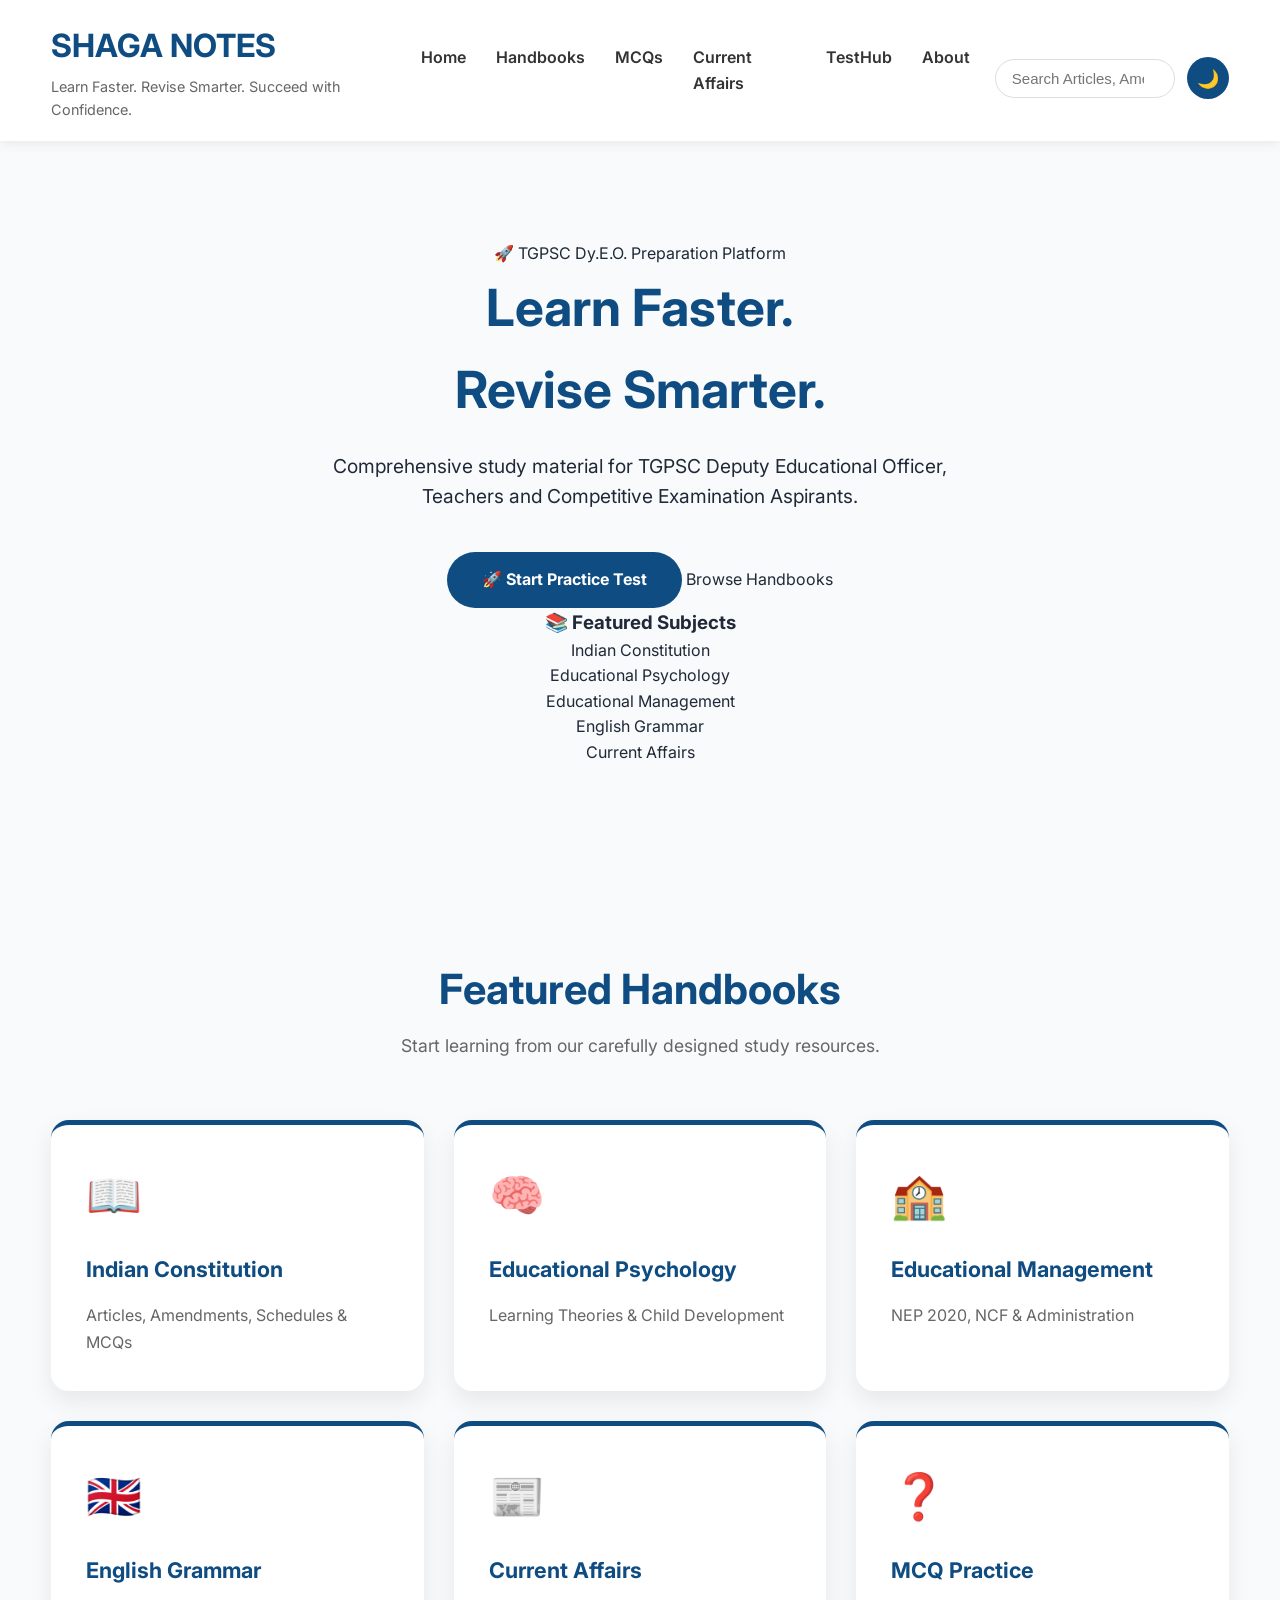
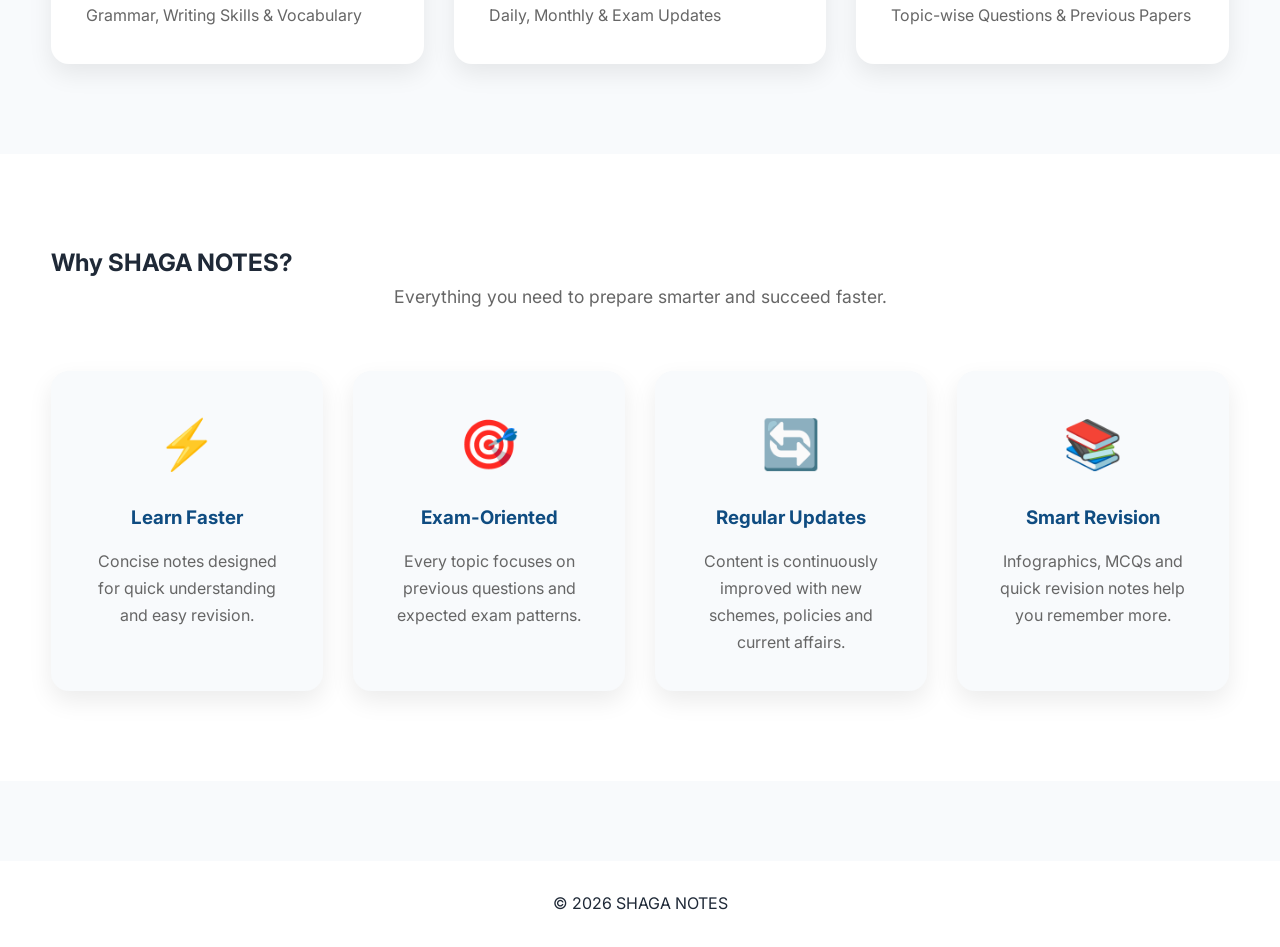
<file: index.html>
<!DOCTYPE html>
<html lang="en">

<head>

    <meta charset="UTF-8">
    <meta name="viewport" content="width=device-width, initial-scale=1.0">

    <title>SHAGA NOTES | Learn Faster. Revise Smarter.</title>

    <link rel="preconnect" href="https://fonts.googleapis.com">
    <link rel="preconnect" href="https://fonts.gstatic.com" crossorigin>

    <link
        href="https://fonts.googleapis.com/css2?family=Inter:wght@300;400;500;600;700&family=Poppins:wght@600;700&display=swap"
        rel="stylesheet">

    <link rel="stylesheet" href="assets/css/variables.css">
    <link rel="stylesheet" href="assets/css/base.css">
    <link rel="stylesheet" href="assets/css/layout.css">
    <link rel="stylesheet" href="assets/css/components.css">
    <link rel="stylesheet" href="assets/css/responsive.css">

</head>

<body>
    <header class="site-header">

        <div class="container">

            <div class="logo">

                <h1>SHAGA NOTES</h1>

                <p>Learn Faster. Revise Smarter. Succeed with Confidence.</p>

            </div>

            <nav class="navbar">

    <ul class="nav-links">

        <li><a href="#">Home</a></li>
        <li><a href="#">Handbooks</a></li>
        <li><a href="#">MCQs</a></li>
        <li><a href="#">Current Affairs</a></li>
        <li><a href="https://shaganarsaiah.github.io/shaga-testhub/config.html">TestHub</a></li>
        <li><a href="#">About</a></li>

    </ul>

    <div class="nav-actions">

        <input
            type="search"
            id="searchBox"
            placeholder="Search Articles, Amendments..."
        >

        <button id="themeToggle">🌙</button>

    </div>

</nav>
        </div>

    </header>

    <main>

        <section class="hero">

            <div class="hero-left">

                <span class="badge">🚀 TGPSC Dy.E.O. Preparation Platform</span>

                <h2>
                    Learn Faster.<br>
                    Revise Smarter.
                </h2>

                <p>
                    Comprehensive study material for TGPSC Deputy Educational Officer,
                    Teachers and Competitive Examination Aspirants.
                </p>

                <div class="hero-buttons">

                    <a href="cbt/config.html" class="btn">
                        🚀 Start Practice Test
                    </a>

                    <a href="books/constitution/index.html" class="btn-outline">Browse Handbooks</a>

                </div>

            </div>

            <div class="hero-right">

                <div class="hero-card">

                    <h3>📚 Featured Subjects</h3>

                    <ul>

                        <li>Indian Constitution</li>

                        <li>Educational Psychology</li>

                        <li>Educational Management</li>

                        <li>English Grammar</li>

                        <li>Current Affairs</li>

                    </ul>

                </div>

            </div>

        </section>
        <section class="handbooks">

            <div class="container">

                <h2>Featured Handbooks</h2>

                <p class="section-subtitle">
                    Start learning from our carefully designed study resources.
                </p>

                <div class="handbook-grid">

                    <a class="book-card" href="books/constitution/index.html">

                        <span class="icon">📖</span>

                        <h3>Indian Constitution</h3>

                        <p>Articles, Amendments, Schedules & MCQs</p>

                    </a>

                    <a class="book-card" href="#">

                        <span class="icon">🧠</span>

                        <h3>Educational Psychology</h3>

                        <p>Learning Theories & Child Development</p>

                    </a>

                    <a class="book-card" href="#">

                        <span class="icon">🏫</span>

                        <h3>Educational Management</h3>

                        <p>NEP 2020, NCF & Administration</p>

                    </a>

                    <a class="book-card" href="#">

                        <span class="icon">🇬🇧</span>

                        <h3>English Grammar</h3>

                        <p>Grammar, Writing Skills & Vocabulary</p>

                    </a>

                    <a class="book-card" href="#">

                        <span class="icon">📰</span>

                        <h3>Current Affairs</h3>

                        <p>Daily, Monthly & Exam Updates</p>

                    </a>

                    <a class="book-card" href="#">

                        <span class="icon">❓</span>

                        <h3>MCQ Practice</h3>

                        <p>Topic-wise Questions & Previous Papers</p>

                    </a>

                </div>

            </div>

        </section>
        <section class="features">

            <div class="container">

                <h2>Why SHAGA NOTES?</h2>

                <p class="section-subtitle">

                    Everything you need to prepare smarter and succeed faster.

                </p>

                <div class="feature-grid">

                    <div class="feature-card">

                        <div class="feature-icon">⚡</div>

                        <h3>Learn Faster</h3>

                        <p>

                            Concise notes designed for quick understanding and easy revision.

                        </p>

                    </div>

                    <div class="feature-card">

                        <div class="feature-icon">🎯</div>

                        <h3>Exam-Oriented</h3>

                        <p>

                            Every topic focuses on previous questions and expected exam patterns.

                        </p>

                    </div>

                    <div class="feature-card">

                        <div class="feature-icon">🔄</div>

                        <h3>Regular Updates</h3>

                        <p>

                            Content is continuously improved with new schemes, policies and current affairs.

                        </p>

                    </div>

                    <div class="feature-card">

                        <div class="feature-icon">📚</div>

                        <h3>Smart Revision</h3>

                        <p>

                            Infographics, MCQs and quick revision notes help you remember more.

                        </p>

                    </div>

                </div>

            </div>

        </section>
    </main>

    <footer>

        <p>

            © 2026 SHAGA NOTES

        </p>

    </footer>
<script src="assets/js/app.js"></script>
</body>

</html>
</file>
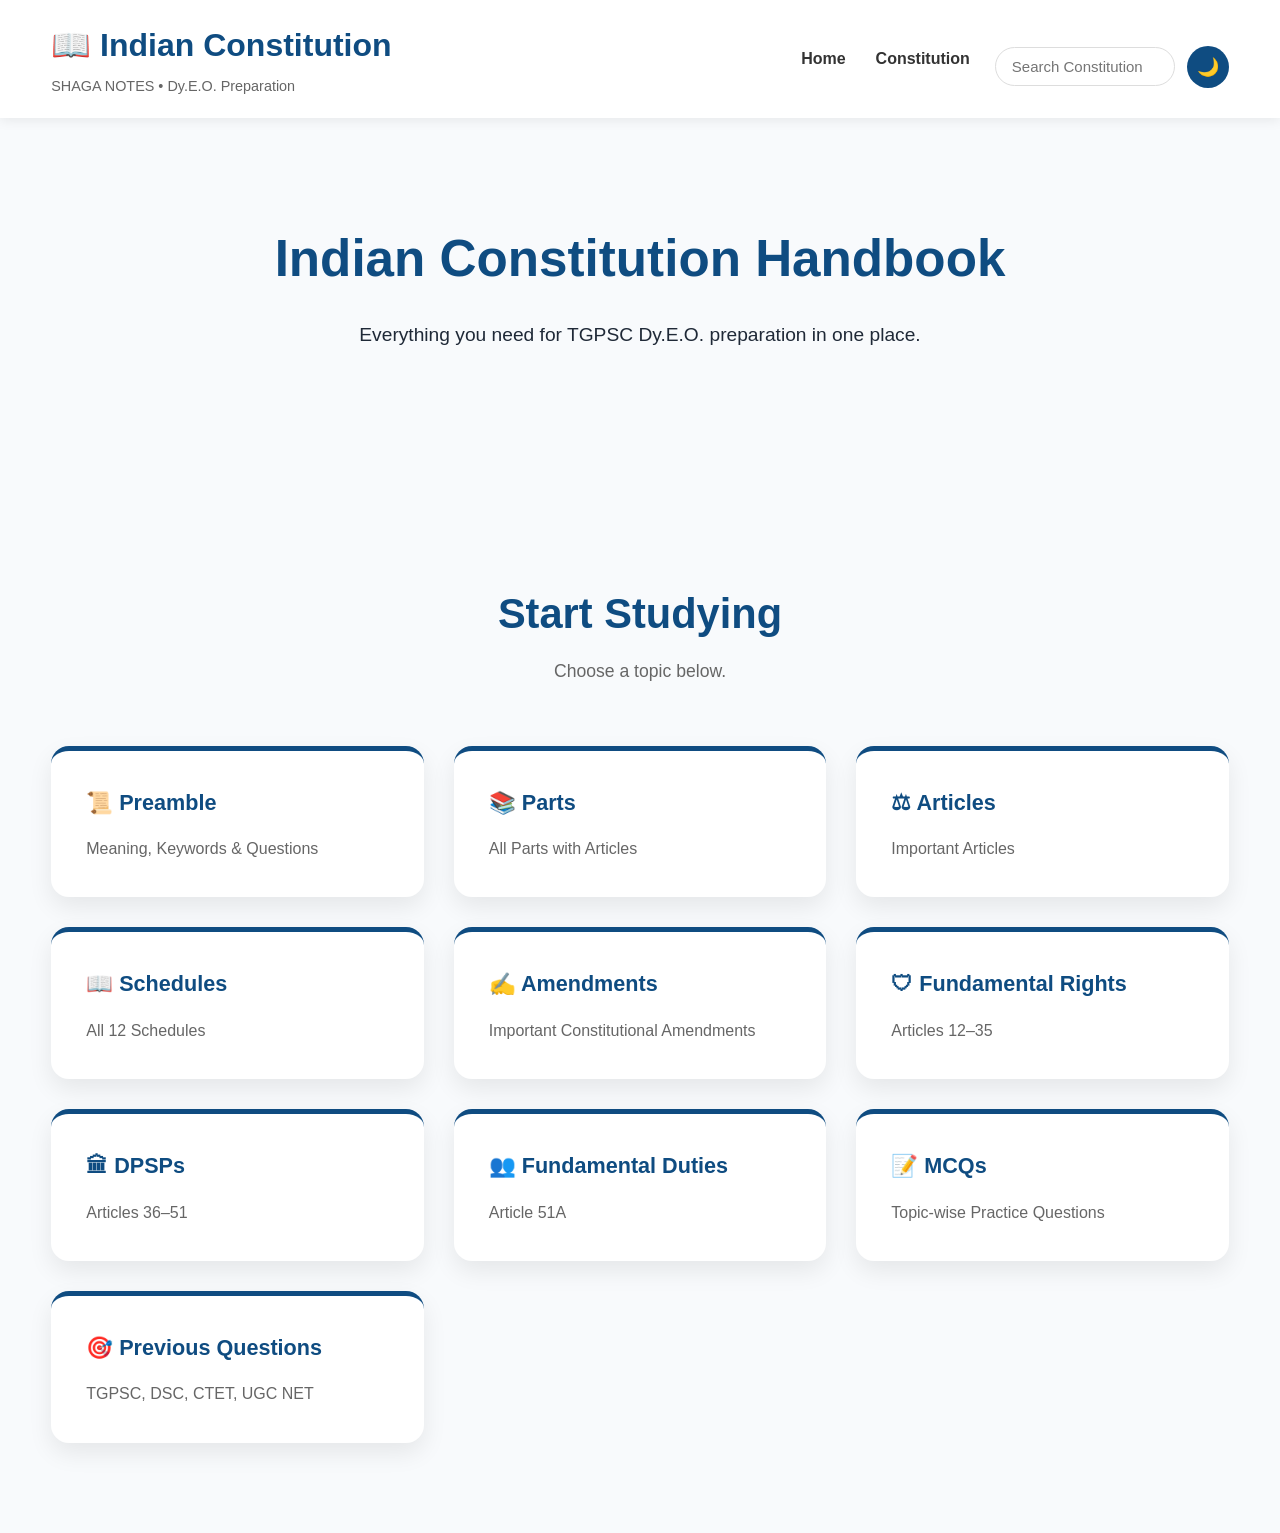
<file: books/constitution/index.html>
<!DOCTYPE html>
<html lang="en">

<head>

<meta charset="UTF-8">
<meta name="viewport" content="width=device-width, initial-scale=1.0">

<title>Indian Constitution | SHAGA NOTES</title>

<link rel="stylesheet" href="../../assets/css/variables.css">
<link rel="stylesheet" href="../../assets/css/base.css">
<link rel="stylesheet" href="../../assets/css/layout.css">
<link rel="stylesheet" href="../../assets/css/components.css">
<link rel="stylesheet" href="../../assets/css/responsive.css">

</head>

<body>

<header class="site-header">

<div class="container">

<div class="logo">

<h1>📖 Indian Constitution</h1>

<p>SHAGA NOTES • Dy.E.O. Preparation</p>

</div>

<nav class="navbar">

<ul class="nav-links">

<li><a href="../../index.html">Home</a></li>

<li><a href="#">Constitution</a></li>

</ul>

<div class="nav-actions">

<input
type="search"
id="searchBox"
placeholder="Search Constitution...">

<button id="themeToggle">🌙</button>

</div>

</nav>

</div>

</header>

<main class="container">

<section class="hero">

<div class="hero-left">

<h2>Indian Constitution Handbook</h2>

<p>

Everything you need for TGPSC Dy.E.O. preparation in one place.

</p>

</div>

</section>

<section class="handbooks">

<h2>Start Studying</h2>

<p class="section-subtitle">

Choose a topic below.

</p>

<div class="handbook-grid">

<a class="book-card" href="preamble.html">
<h3>📜 Preamble</h3>
<p>Meaning, Keywords & Questions</p>
</a>

<a class="book-card" href="parts.html">
<h3>📚 Parts</h3>
<p>All Parts with Articles</p>
</a>

<a class="book-card" href="articles.html">
<h3>⚖ Articles</h3>
<p>Important Articles</p>
</a>

<a class="book-card" href="schedules.html">
<h3>📖 Schedules</h3>
<p>All 12 Schedules</p>
</a>

<a class="book-card" href="amendments.html">
<h3>✍ Amendments</h3>
<p>Important Constitutional Amendments</p>
</a>

<a class="book-card" href="rights.html">
<h3>🛡 Fundamental Rights</h3>
<p>Articles 12–35</p>
</a>

<a class="book-card" href="dpsp.html">
<h3>🏛 DPSPs</h3>
<p>Articles 36–51</p>
</a>

<a class="book-card" href="duties.html">
<h3>👥 Fundamental Duties</h3>
<p>Article 51A</p>
</a>

<a class="book-card" href="mcqs.html">
<h3>📝 MCQs</h3>
<p>Topic-wise Practice Questions</p>
</a>

<a class="book-card" href="pyqs.html">
<h3>🎯 Previous Questions</h3>
<p>TGPSC, DSC, CTET, UGC NET</p>
</a>

</div>

</section>

</main>

<script src="../../assets/js/app.js"></script>

</body>

</html>
</file>
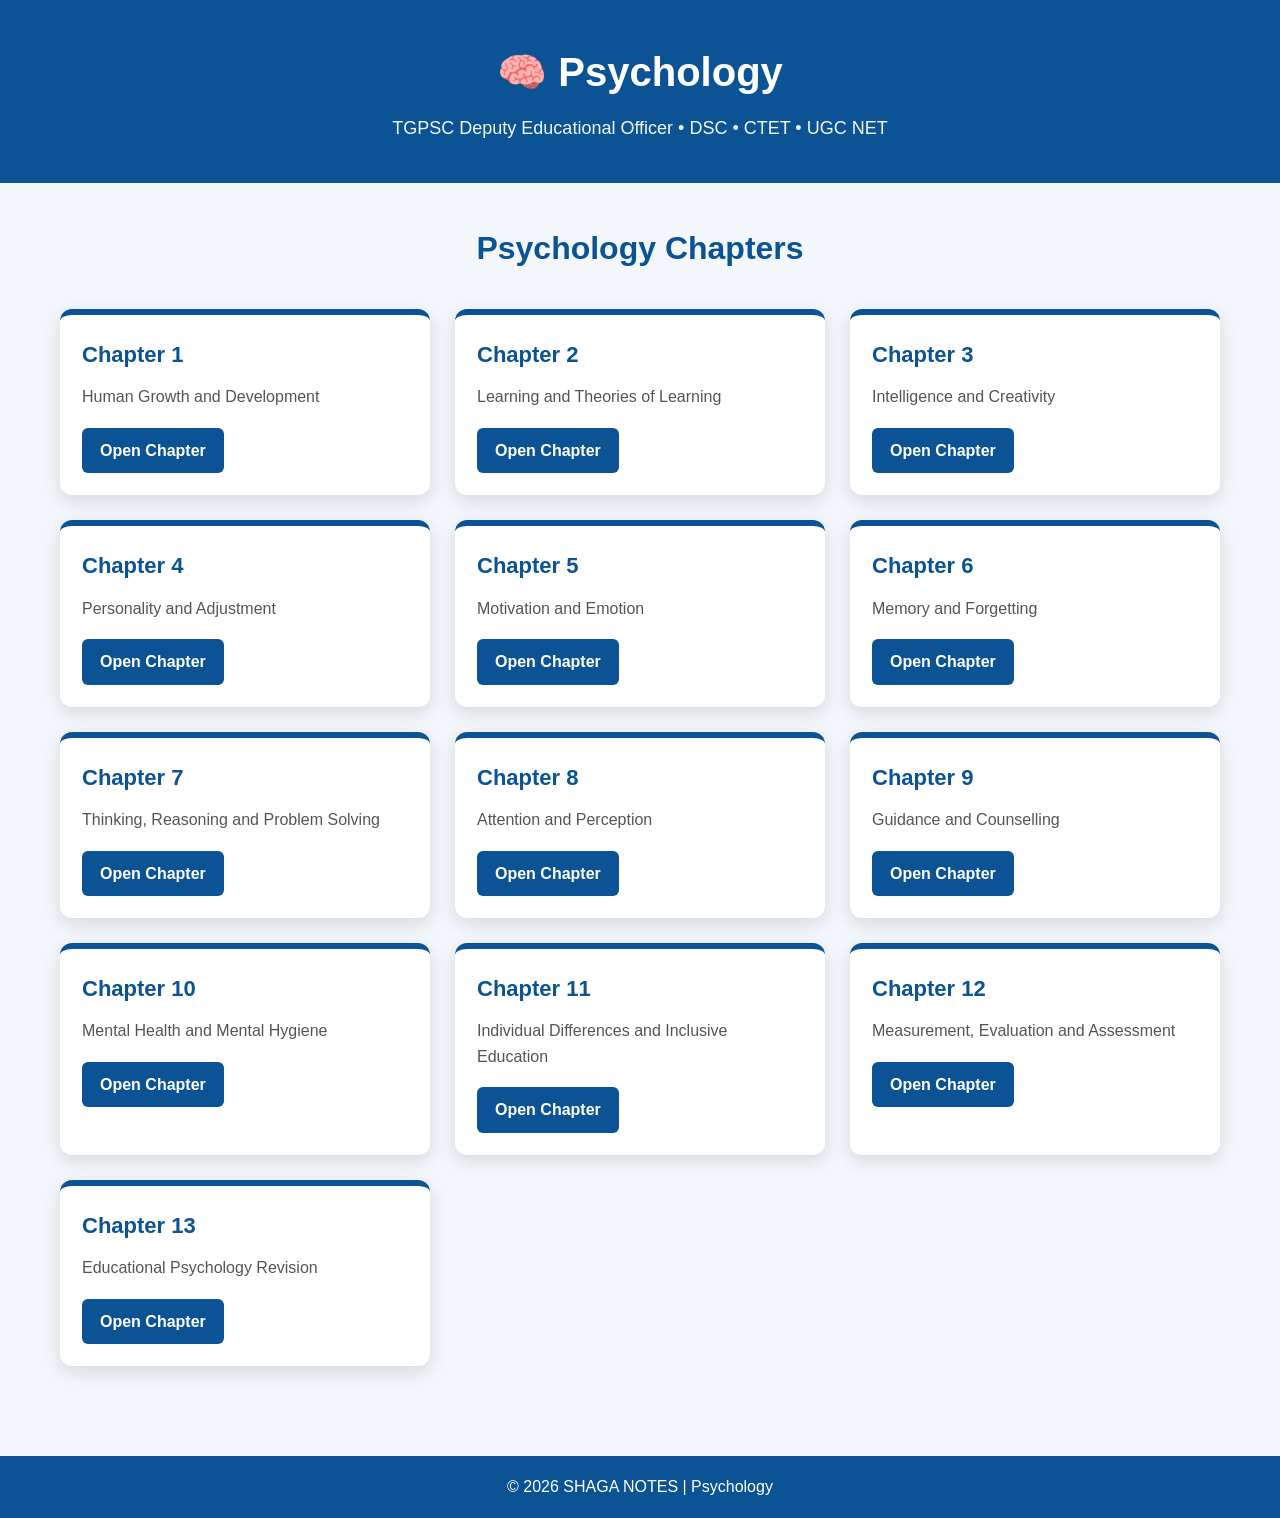
<file: books/psychology/index.html>
<!DOCTYPE html>
<html lang="en">
<head>
<meta charset="UTF-8">
<meta name="viewport" content="width=device-width, initial-scale=1.0">

<title>Psychology | SHAGA NOTES</title>

<style>

*{
margin:0;
padding:0;
box-sizing:border-box;
}

body{
font-family:Segoe UI,Arial,sans-serif;
background:#f3f7fb;
color:#222;
line-height:1.6;
}

header{
background:#0b5394;
color:white;
padding:40px 20px;
text-align:center;
}

header h1{
font-size:40px;
margin-bottom:10px;
}

header p{
font-size:18px;
opacity:.95;
}

.container{
max-width:1200px;
margin:auto;
padding:40px 20px;
}

.section-title{
text-align:center;
font-size:32px;
color:#0b5394;
margin-bottom:35px;
}

.chapter-grid{
display:grid;
grid-template-columns:repeat(auto-fit,minmax(320px,1fr));
gap:25px;
}

.card{
background:white;
border-radius:12px;
padding:22px;
box-shadow:0 6px 18px rgba(0,0,0,.12);
transition:.3s;
border-top:6px solid #0b5394;
}

.card:hover{
transform:translateY(-6px);
}

.card h2{
color:#0b5394;
font-size:22px;
margin-bottom:12px;
}

.card p{
margin-bottom:18px;
color:#555;
}

.button{
display:inline-block;
background:#0b5394;
color:white;
text-decoration:none;
padding:10px 18px;
border-radius:6px;
font-weight:bold;
}

.button:hover{
background:#083b69;
}

footer{
background:#0b5394;
color:white;
text-align:center;
padding:18px;
margin-top:50px;
}

</style>

</head>

<body>

<header>

<h1>🧠 Psychology</h1>

<p>TGPSC Deputy Educational Officer • DSC • CTET • UGC NET</p>

</header>

<div class="container">

<h2 class="section-title">
Psychology Chapters
</h2>

<div class="chapter-grid">

<div class="card">
<h2>Chapter 1</h2>
<p>Human Growth and Development</p>
<a class="button" href="chapter-01-human-growth-and-development.html">Open Chapter</a>
</div>

<div class="card">
<h2>Chapter 2</h2>
<p>Learning and Theories of Learning</p>
<a class="button" href="chapter-02-learning-and-theories-of-learning.html">Open Chapter</a>
</div>

<div class="card">
<h2>Chapter 3</h2>
<p>Intelligence and Creativity</p>
<a class="button" href="chapter-03-intelligence-and-creativity.html">Open Chapter</a>
</div>

<div class="card">
<h2>Chapter 4</h2>
<p>Personality and Adjustment</p>
<a class="button" href="chapter-04-personality-and-adjustment.html">Open Chapter</a>
</div>

<div class="card">
<h2>Chapter 5</h2>
<p>Motivation and Emotion</p>
<a class="button" href="chapter-05-motivation-and-emotion.html">Open Chapter</a>
</div>

<div class="card">
<h2>Chapter 6</h2>
<p>Memory and Forgetting</p>
<a class="button" href="chapter-06-memory-and-forgetting.html">Open Chapter</a>
</div>

<div class="card">
<h2>Chapter 7</h2>
<p>Thinking, Reasoning and Problem Solving</p>
<a class="button" href="chapter-07-thinking-reasoning-and-problem-solving.html">Open Chapter</a>
</div>

<div class="card">
<h2>Chapter 8</h2>
<p>Attention and Perception</p>
<a class="button" href="chapter-08-attention-and-perception.html">Open Chapter</a>
</div>

<div class="card">
<h2>Chapter 9</h2>
<p>Guidance and Counselling</p>
<a class="button" href="chapter-09-guidance-and-counselling.html">Open Chapter</a>
</div>

<div class="card">
<h2>Chapter 10</h2>
<p>Mental Health and Mental Hygiene</p>
<a class="button" href="chapter-10-mental-health-and-mental-hygiene.html">Open Chapter</a>
</div>

<div class="card">
<h2>Chapter 11</h2>
<p>Individual Differences and Inclusive Education</p>
<a class="button" href="chapter-11-individual-differences-and-inclusive-education.html">Open Chapter</a>
</div>

<div class="card">
<h2>Chapter 12</h2>
<p>Measurement, Evaluation and Assessment</p>
<a class="button" href="chapter-12-measurement-evaluation-and-assessment.html">Open Chapter</a>
</div>

<div class="card">
<h2>Chapter 13</h2>
<p>Educational Psychology Revision</p>
<a class="button" href="chapter-13-educational-psychology-revision.html">Open Chapter</a>
</div>

</div>

</div>

<footer>

© 2026 SHAGA NOTES | Psychology

</footer>

</body>
</html>
</file>
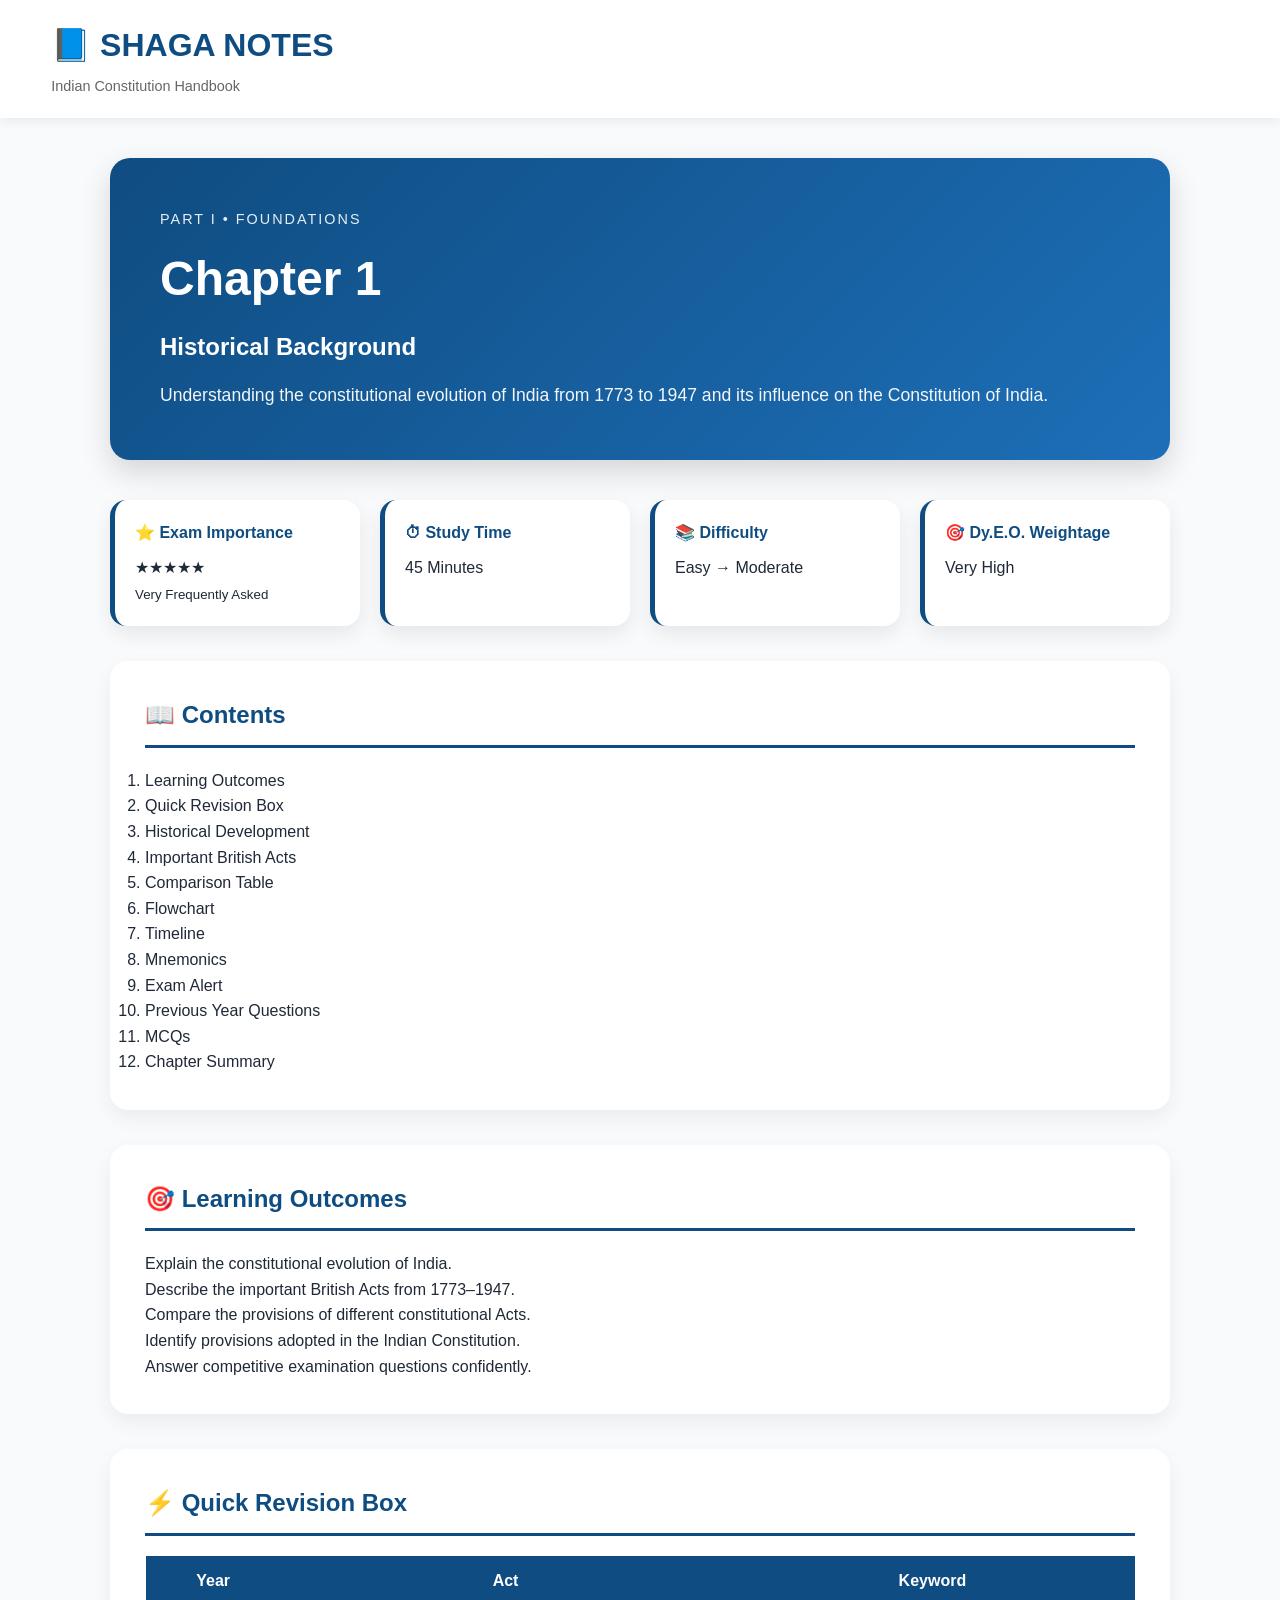
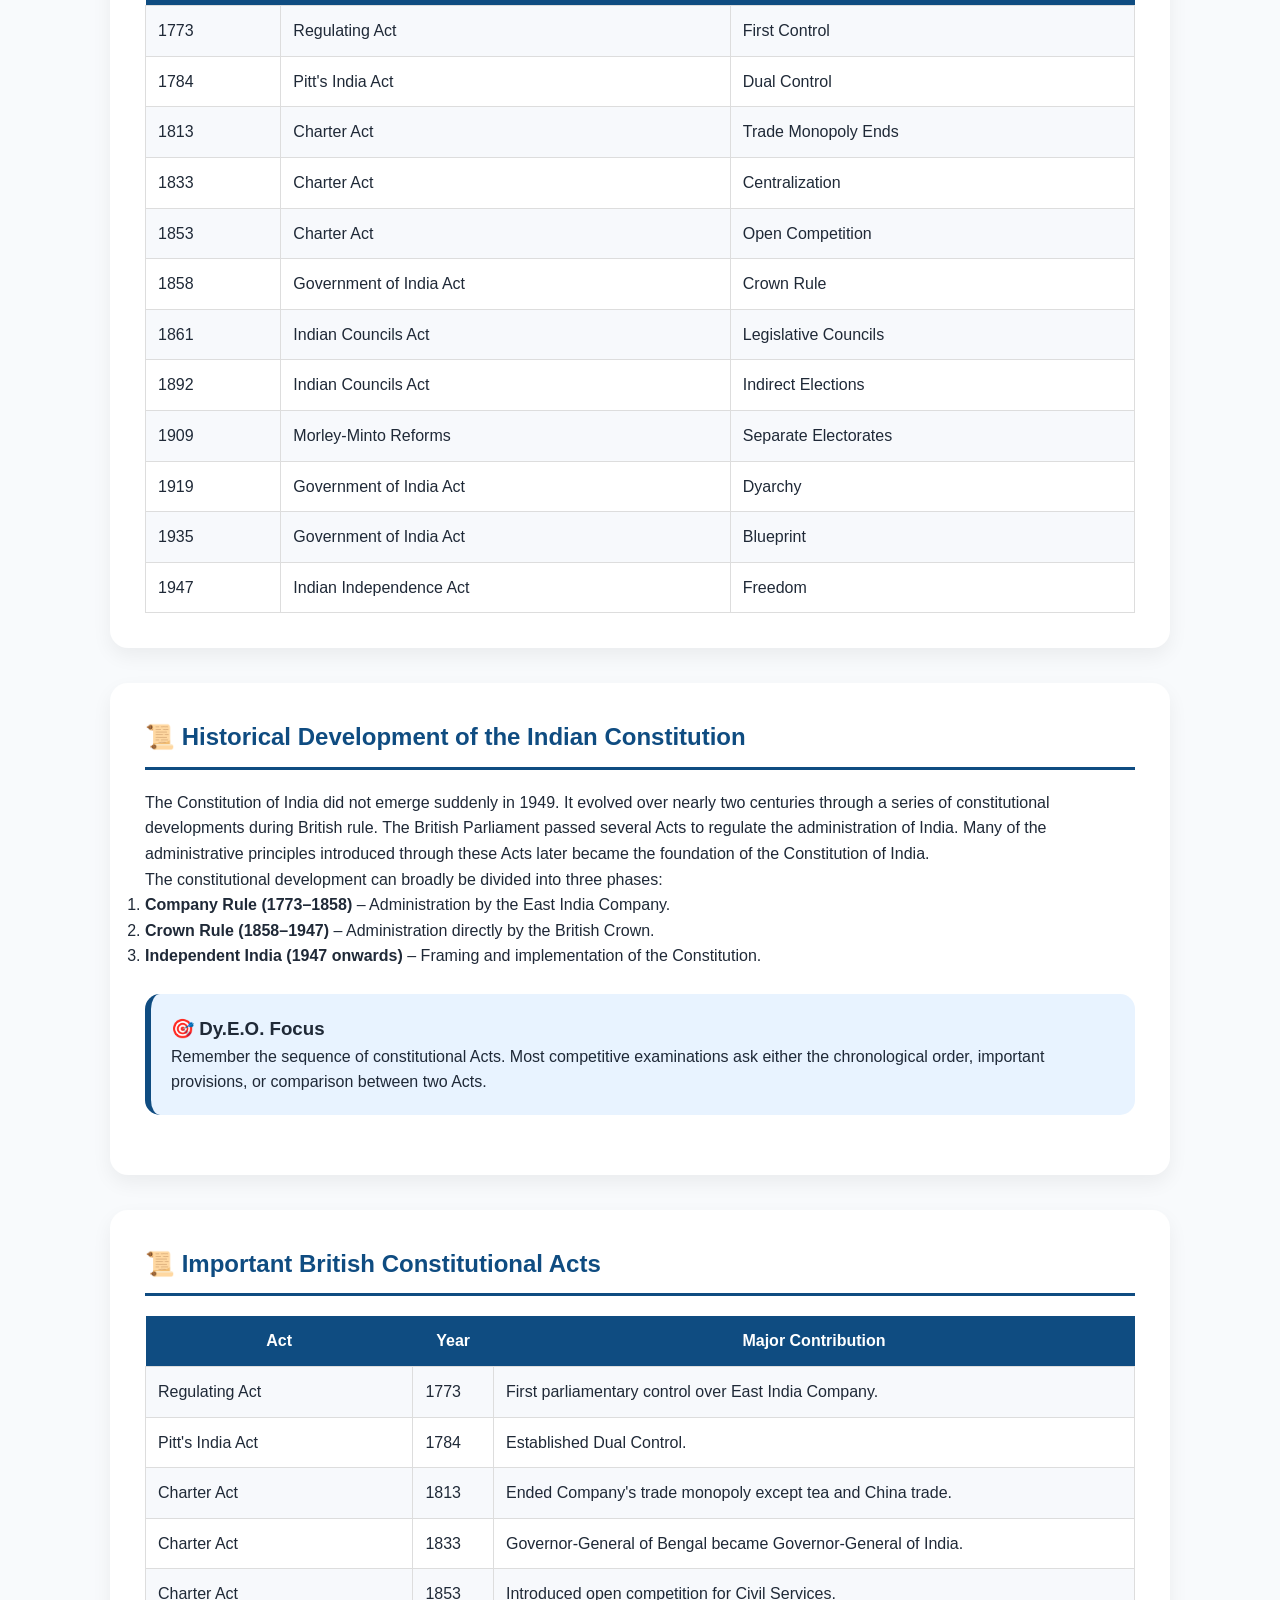
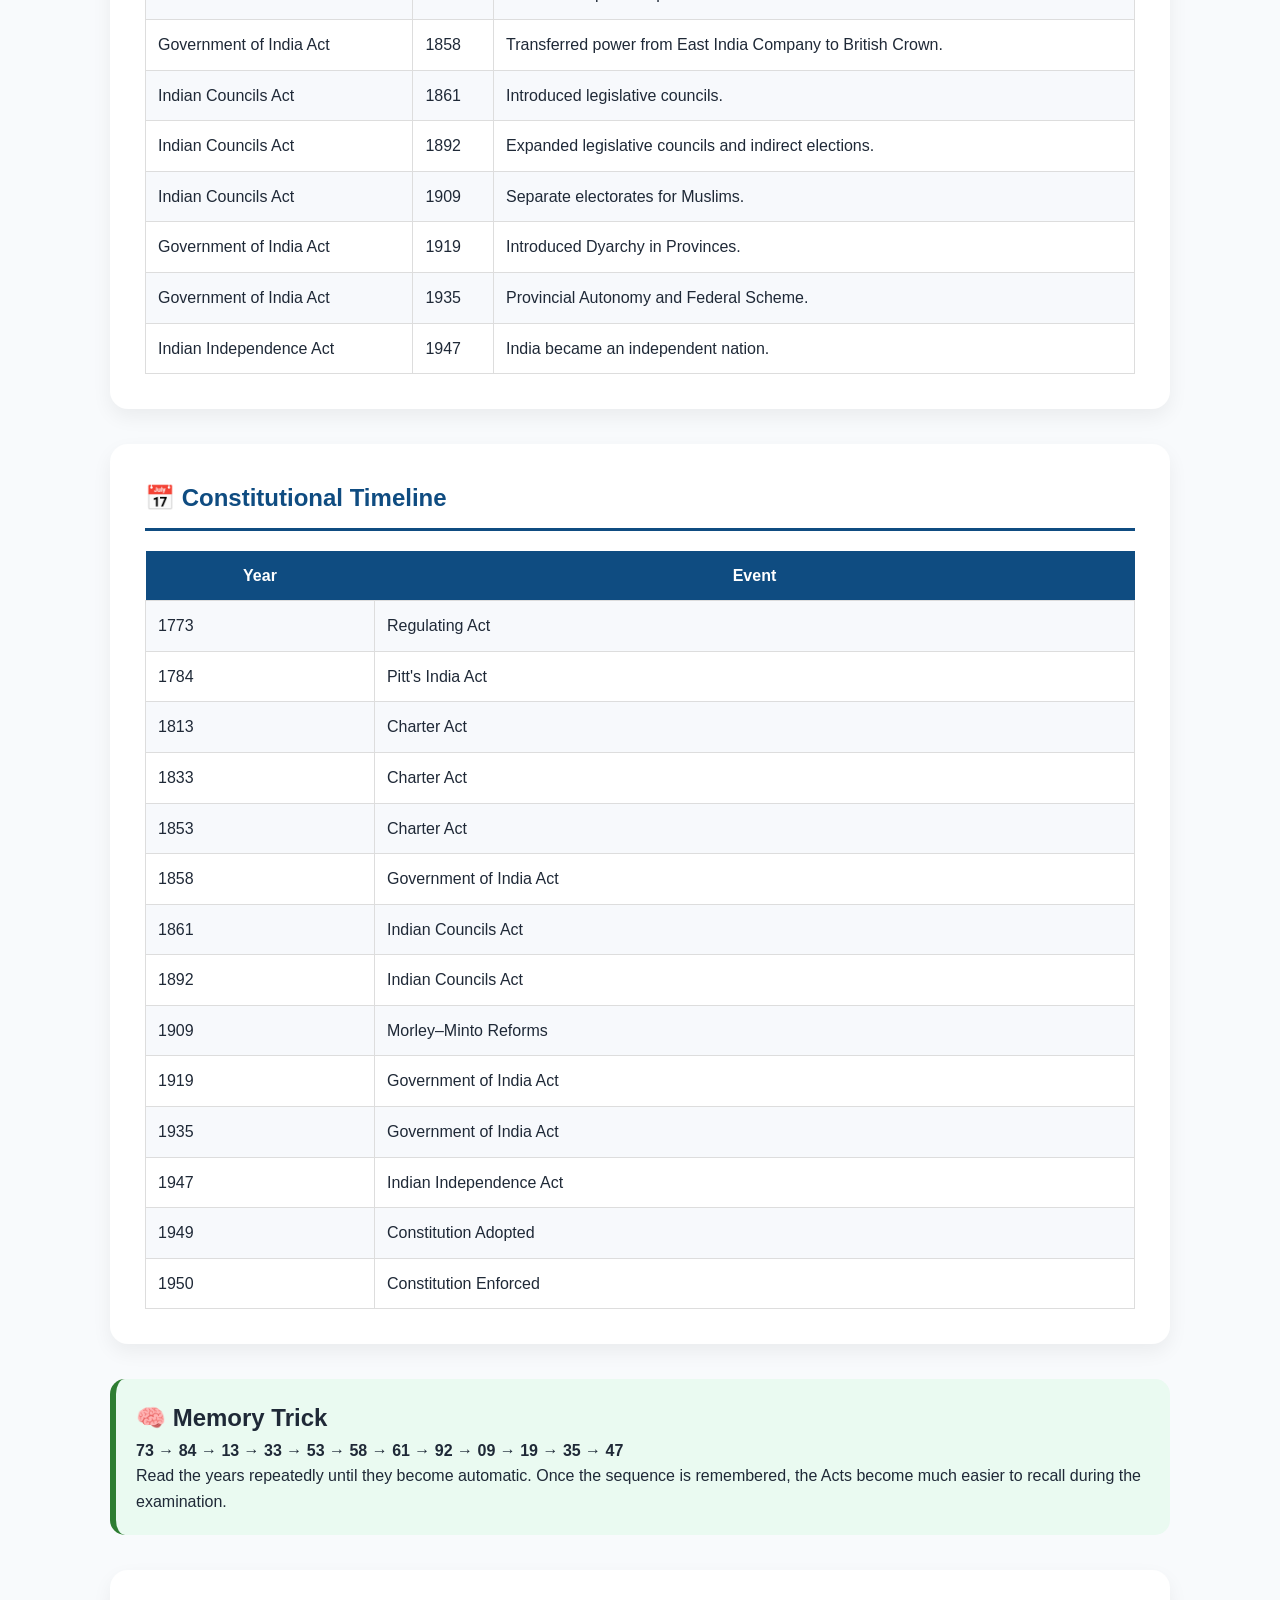
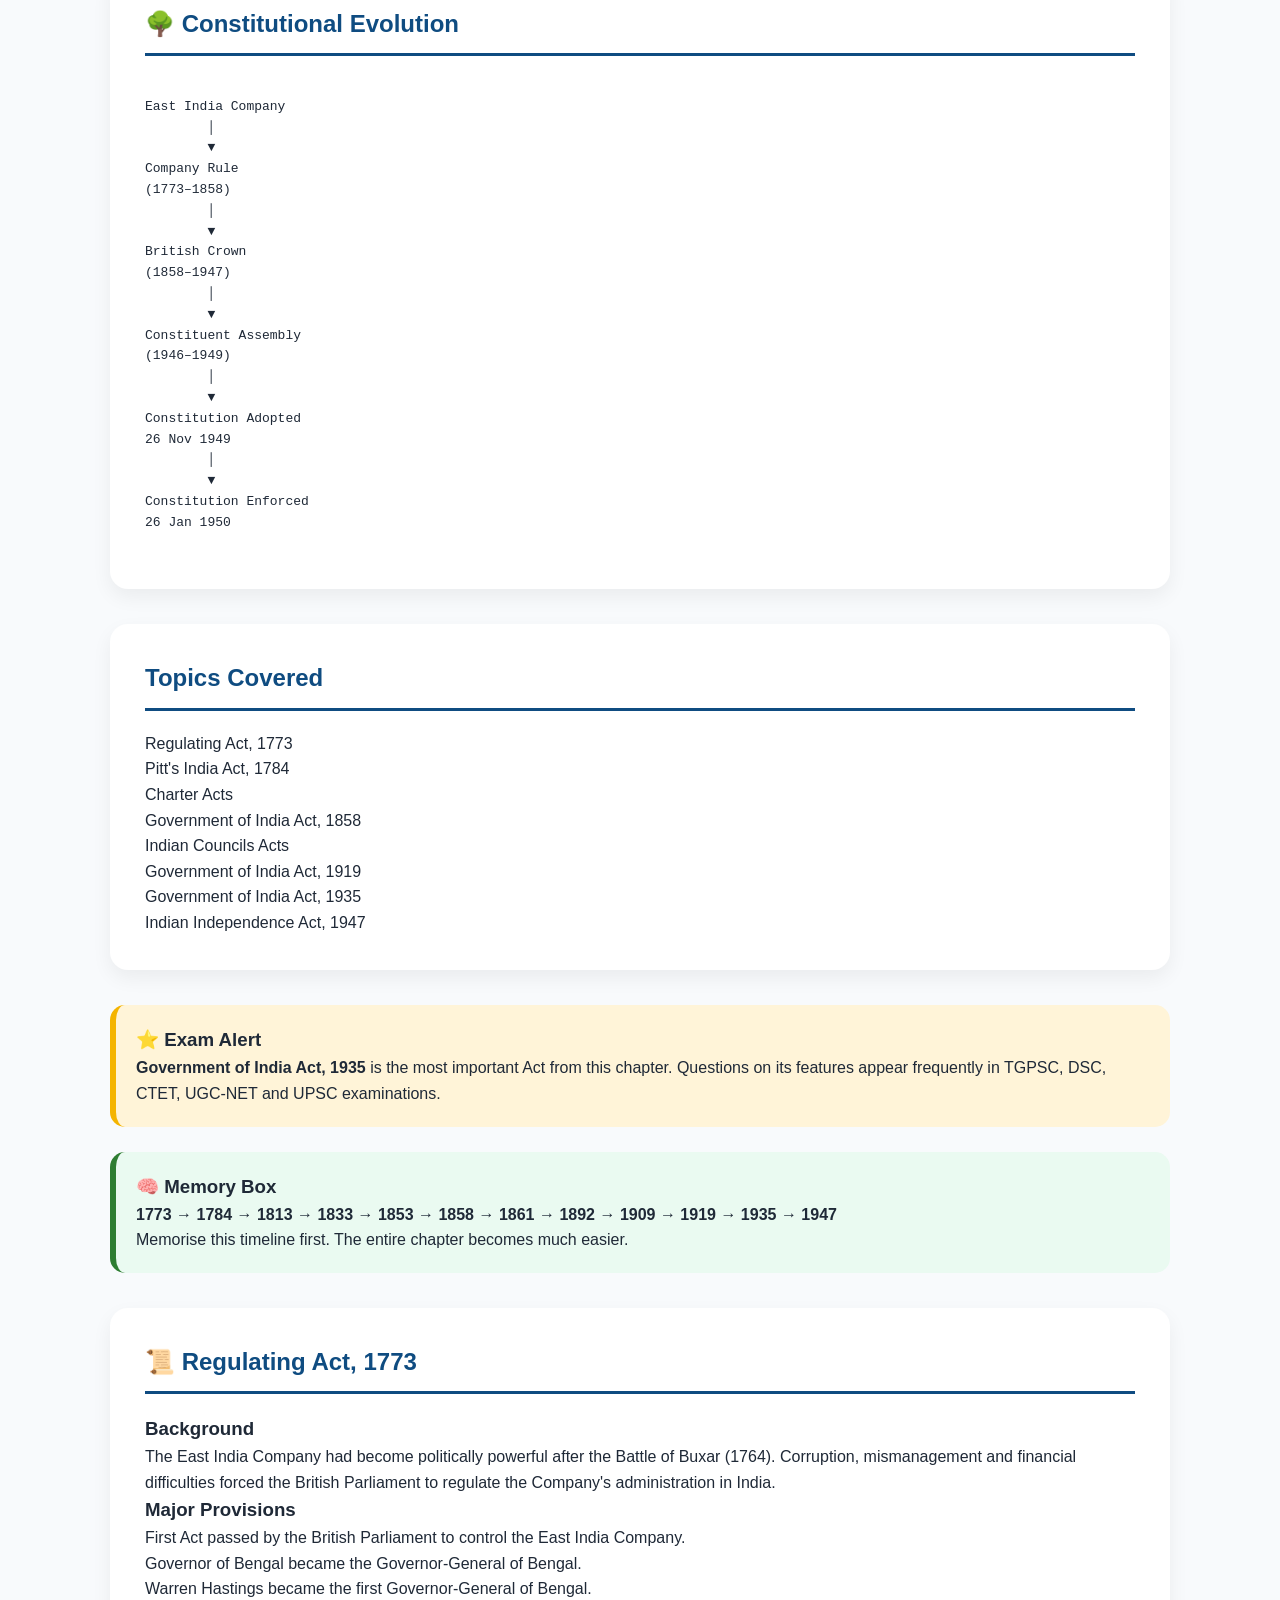
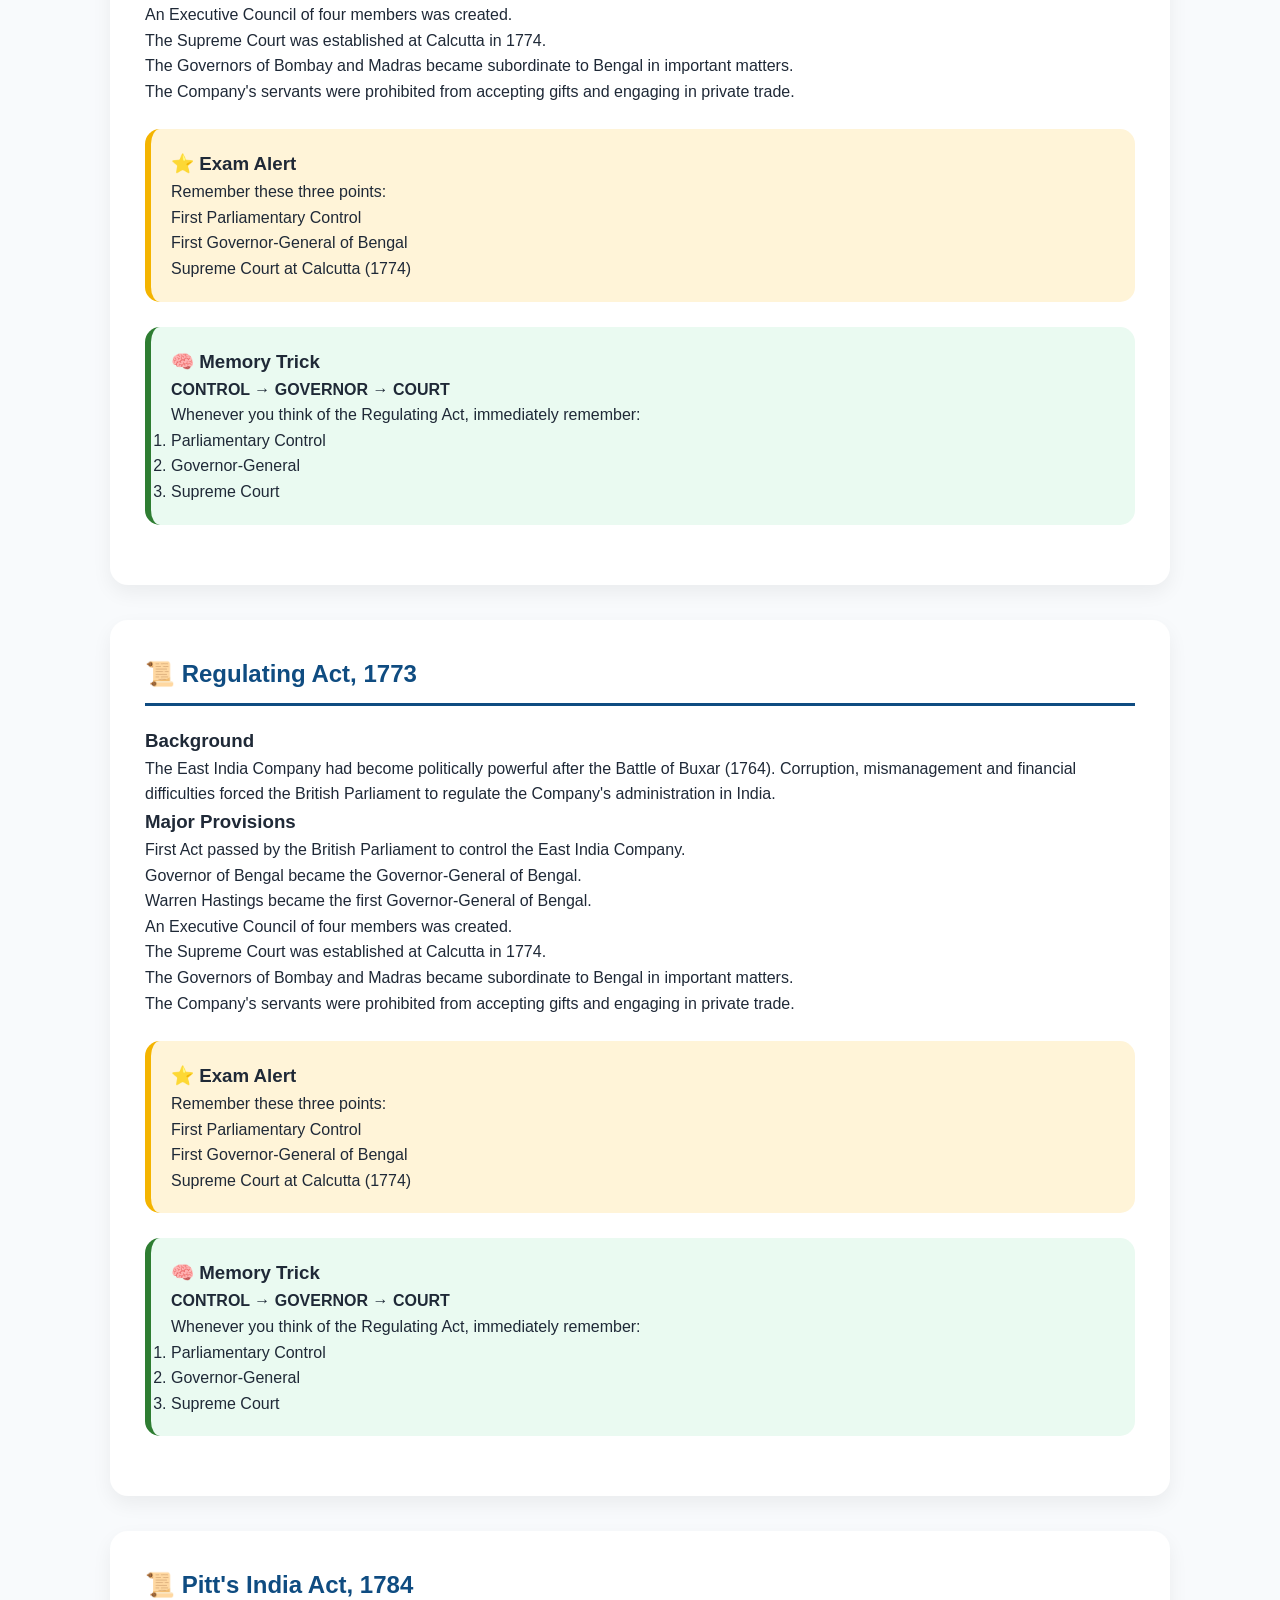
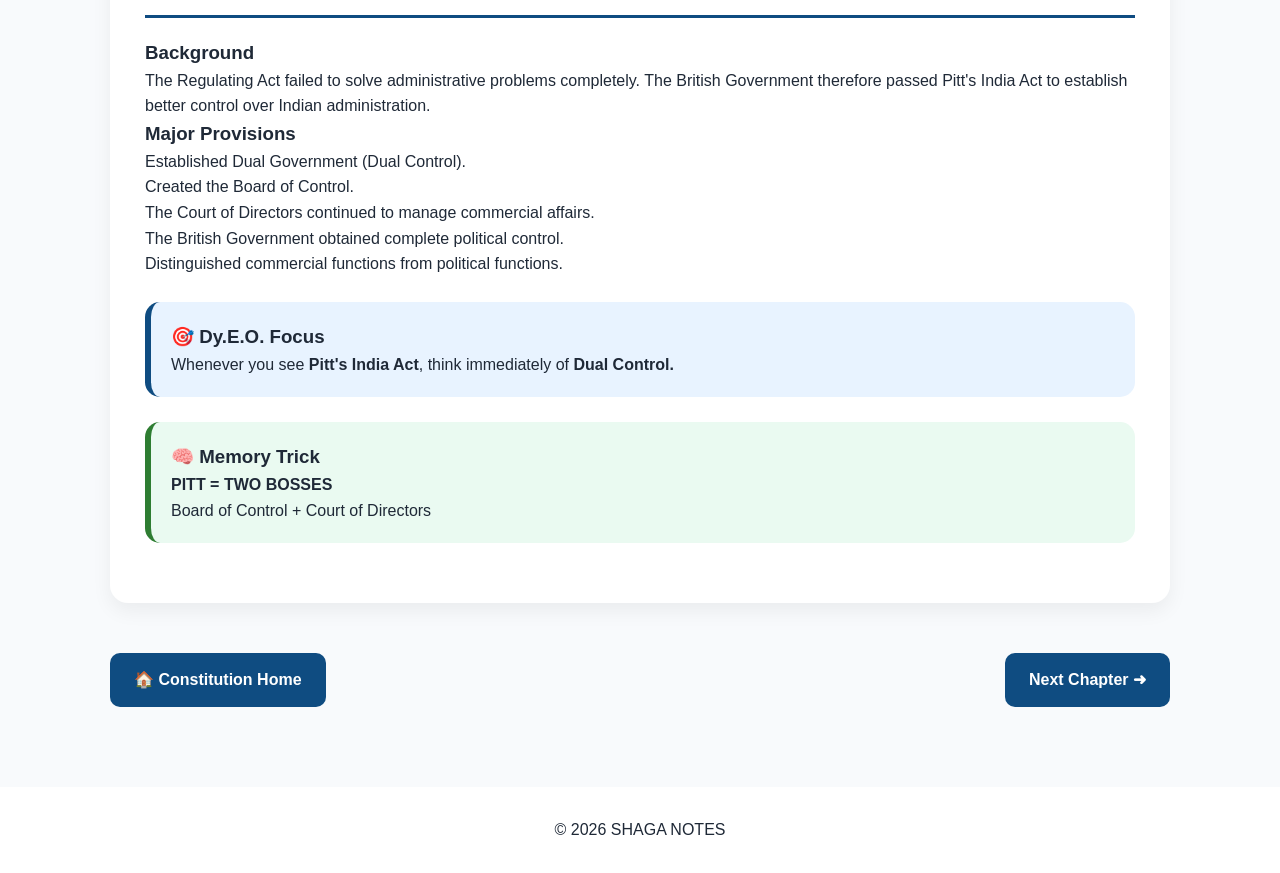
<file: books/constitution/chapters/01-historical-background.html>
<!DOCTYPE html>
<html lang="en">

<head>

<meta charset="UTF-8">

<meta name="viewport" content="width=device-width, initial-scale=1.0">

<title>Chapter 1 | Historical Background | SHAGA NOTES</title>

<link rel="stylesheet" href="../../../assets/css/variables.css">
<link rel="stylesheet" href="../../../assets/css/base.css">
<link rel="stylesheet" href="../../../assets/css/layout.css">
<link rel="stylesheet" href="../../../assets/css/components.css">
<link rel="stylesheet" href="../../../assets/css/responsive.css">
<link rel="stylesheet" href="../../../assets/css/constitution.css">

</head>

<body>

<header class="site-header">

<div class="container">

<div class="logo">

<h1>📘 SHAGA NOTES</h1>

<p>Indian Constitution Handbook</p>

</div>

</div>

</header>

<main class="chapter-container">

    <section class="chapter-hero">

        <div class="part">
            PART I • FOUNDATIONS
        </div>

        <h1>
            Chapter 1
        </h1>

        <h2>
            Historical Background
        </h2>

        <p>
            Understanding the constitutional evolution of India from 1773 to 1947 and its influence on the Constitution of India.
        </p>

    </section>

    <div class="chapter-info">

        <div class="info-card">

            <h4>⭐ Exam Importance</h4>

            <p>★★★★★</p>

            <small>Very Frequently Asked</small>

        </div>

        <div class="info-card">

            <h4>⏱ Study Time</h4>

            <p>45 Minutes</p>

        </div>

        <div class="info-card">

            <h4>📚 Difficulty</h4>

            <p>Easy → Moderate</p>

        </div>

        <div class="info-card">

            <h4>🎯 Dy.E.O. Weightage</h4>

            <p>Very High</p>

        </div>

    </div>
    <section class="chapter-section">

    <h2>📖 Contents</h2>

    <ol>

        <li><a href="#learning-outcomes">Learning Outcomes</a></li>

        <li><a href="#quick-revision">Quick Revision Box</a></li>

        <li><a href="#historical-development">Historical Development</a></li>

        <li><a href="#british-acts">Important British Acts</a></li>

        <li><a href="#comparison-table">Comparison Table</a></li>

        <li><a href="#flowchart">Flowchart</a></li>

        <li><a href="#timeline">Timeline</a></li>

        <li><a href="#mnemonics">Mnemonics</a></li>

        <li><a href="#exam-alert">Exam Alert</a></li>

        <li><a href="#pyqs">Previous Year Questions</a></li>

        <li><a href="#mcqs">MCQs</a></li>

        <li><a href="#summary">Chapter Summary</a></li>

    </ol>

</section>
<section id="learning-outcomes" class="chapter-section">

<h2>🎯 Learning Outcomes</h2>

<ul>

<li>Explain the constitutional evolution of India.</li>

<li>Describe the important British Acts from 1773–1947.</li>

<li>Compare the provisions of different constitutional Acts.</li>

<li>Identify provisions adopted in the Indian Constitution.</li>

<li>Answer competitive examination questions confidently.</li>

</ul>

</section>

<section id="quick-revision" class="chapter-section">

<h2>⚡ Quick Revision Box</h2>

<table class="chapter-table">

<tr>

<th>Year</th>

<th>Act</th>

<th>Keyword</th>

</tr>

<tr>

<td>1773</td>

<td>Regulating Act</td>

<td>First Control</td>

</tr>

<tr>

<td>1784</td>

<td>Pitt's India Act</td>

<td>Dual Control</td>

</tr>

<tr>

<td>1813</td>

<td>Charter Act</td>

<td>Trade Monopoly Ends</td>

</tr>

<tr>

<td>1833</td>

<td>Charter Act</td>

<td>Centralization</td>

</tr>

<tr>

<td>1853</td>

<td>Charter Act</td>

<td>Open Competition</td>

</tr>

<tr>

<td>1858</td>

<td>Government of India Act</td>

<td>Crown Rule</td>

</tr>

<tr>

<td>1861</td>

<td>Indian Councils Act</td>

<td>Legislative Councils</td>

</tr>

<tr>

<td>1892</td>

<td>Indian Councils Act</td>

<td>Indirect Elections</td>

</tr>

<tr>

<td>1909</td>

<td>Morley-Minto Reforms</td>

<td>Separate Electorates</td>

</tr>

<tr>

<td>1919</td>

<td>Government of India Act</td>

<td>Dyarchy</td>

</tr>

<tr>

<td>1935</td>

<td>Government of India Act</td>

<td>Blueprint</td>

</tr>

<tr>

<td>1947</td>

<td>Indian Independence Act</td>

<td>Freedom</td>

</tr>

</table>

</section>

<section id="historical-development" class="chapter-section">

<h2>📜 Historical Development of the Indian Constitution</h2>

<p>

The Constitution of India did not emerge suddenly in 1949. It evolved over nearly
two centuries through a series of constitutional developments during British rule.
The British Parliament passed several Acts to regulate the administration of India.
Many of the administrative principles introduced through these Acts later became the
foundation of the Constitution of India.

</p>

<p>

The constitutional development can broadly be divided into three phases:

</p>

<ol>

<li><strong>Company Rule (1773–1858)</strong> – Administration by the East India Company.</li>

<li><strong>Crown Rule (1858–1947)</strong> – Administration directly by the British Crown.</li>

<li><strong>Independent India (1947 onwards)</strong> – Framing and implementation of the Constitution.</li>

</ol>

<div class="dyeo-focus">

<h3>🎯 Dy.E.O. Focus</h3>

<p>

Remember the sequence of constitutional Acts.
Most competitive examinations ask either the chronological order,
important provisions, or comparison between two Acts.

</p>

</div>

</section>

<section id="british-acts" class="chapter-section">

<h2>📜 Important British Constitutional Acts</h2>

<table class="chapter-table">

<tr>

<th>Act</th>

<th>Year</th>

<th>Major Contribution</th>

</tr>

<tr>

<td>Regulating Act</td>

<td>1773</td>

<td>First parliamentary control over East India Company.</td>

</tr>

<tr>

<td>Pitt's India Act</td>

<td>1784</td>

<td>Established Dual Control.</td>

</tr>

<tr>

<td>Charter Act</td>

<td>1813</td>

<td>Ended Company's trade monopoly except tea and China trade.</td>

</tr>

<tr>

<td>Charter Act</td>

<td>1833</td>

<td>Governor-General of Bengal became Governor-General of India.</td>

</tr>

<tr>

<td>Charter Act</td>

<td>1853</td>

<td>Introduced open competition for Civil Services.</td>

</tr>

<tr>

<td>Government of India Act</td>

<td>1858</td>

<td>Transferred power from East India Company to British Crown.</td>

</tr>

<tr>

<td>Indian Councils Act</td>

<td>1861</td>

<td>Introduced legislative councils.</td>

</tr>

<tr>

<td>Indian Councils Act</td>

<td>1892</td>

<td>Expanded legislative councils and indirect elections.</td>

</tr>

<tr>

<td>Indian Councils Act</td>

<td>1909</td>

<td>Separate electorates for Muslims.</td>

</tr>

<tr>

<td>Government of India Act</td>

<td>1919</td>

<td>Introduced Dyarchy in Provinces.</td>

</tr>

<tr>

<td>Government of India Act</td>

<td>1935</td>

<td>Provincial Autonomy and Federal Scheme.</td>

</tr>

<tr>

<td>Indian Independence Act</td>

<td>1947</td>

<td>India became an independent nation.</td>

</tr>

</table>

</section>


<section id="timeline" class="chapter-section">

<h2>📅 Constitutional Timeline</h2>

<table class="chapter-table">

<tr>

<th>Year</th>

<th>Event</th>

</tr>

<tr><td>1773</td><td>Regulating Act</td></tr>

<tr><td>1784</td><td>Pitt's India Act</td></tr>

<tr><td>1813</td><td>Charter Act</td></tr>

<tr><td>1833</td><td>Charter Act</td></tr>

<tr><td>1853</td><td>Charter Act</td></tr>

<tr><td>1858</td><td>Government of India Act</td></tr>

<tr><td>1861</td><td>Indian Councils Act</td></tr>

<tr><td>1892</td><td>Indian Councils Act</td></tr>

<tr><td>1909</td><td>Morley–Minto Reforms</td></tr>

<tr><td>1919</td><td>Government of India Act</td></tr>

<tr><td>1935</td><td>Government of India Act</td></tr>

<tr><td>1947</td><td>Indian Independence Act</td></tr>

<tr><td>1949</td><td>Constitution Adopted</td></tr>

<tr><td>1950</td><td>Constitution Enforced</td></tr>

</table>

</section>


<section id="mnemonics" class="memory-box">

<h2>🧠 Memory Trick</h2>

<p>

<strong>73 → 84 → 13 → 33 → 53 → 58 → 61 → 92 → 09 → 19 → 35 → 47</strong>

</p>

<p>

Read the years repeatedly until they become automatic. Once the sequence is remembered,
the Acts become much easier to recall during the examination.

</p>

</section>

<section id="flowchart" class="chapter-section">

<h2>🌳 Constitutional Evolution</h2>

<pre>

East India Company
        │
        ▼
Company Rule
(1773–1858)
        │
        ▼
British Crown
(1858–1947)
        │
        ▼
Constituent Assembly
(1946–1949)
        │
        ▼
Constitution Adopted
26 Nov 1949
        │
        ▼
Constitution Enforced
26 Jan 1950

</pre>

</section>

    <section class="chapter-section">

        <h2>Topics Covered</h2>

        <ul>

            <li>Regulating Act, 1773</li>

            <li>Pitt's India Act, 1784</li>

            <li>Charter Acts</li>

            <li>Government of India Act, 1858</li>

            <li>Indian Councils Acts</li>

            <li>Government of India Act, 1919</li>

            <li>Government of India Act, 1935</li>

            <li>Indian Independence Act, 1947</li>

        </ul>

    </section>

    <section class="exam-alert">

        <h3>⭐ Exam Alert</h3>

        <p>

            <strong>Government of India Act, 1935</strong> is the most important Act from this chapter.
            Questions on its features appear frequently in TGPSC, DSC, CTET, UGC-NET and UPSC examinations.

        </p>

    </section>

    <section class="memory-box">

        <h3>🧠 Memory Box</h3>

        <p>

            <strong>1773 → 1784 → 1813 → 1833 → 1853 → 1858 → 1861 → 1892 → 1909 → 1919 → 1935 → 1947</strong>

        </p>

        <p>
            Memorise this timeline first. The entire chapter becomes much easier.
        </p>

    </section>

<section class="chapter-section">

<h2>📜 Regulating Act, 1773</h2>

<h3>Background</h3>

<p>

The East India Company had become politically powerful after the Battle of Buxar (1764). Corruption,
mismanagement and financial difficulties forced the British Parliament to regulate the Company's
administration in India.

</p>

<h3>Major Provisions</h3>

<ul>

<li>First Act passed by the British Parliament to control the East India Company.</li>

<li>Governor of Bengal became the Governor-General of Bengal.</li>

<li>Warren Hastings became the first Governor-General of Bengal.</li>

<li>An Executive Council of four members was created.</li>

<li>The Supreme Court was established at Calcutta in 1774.</li>

<li>The Governors of Bombay and Madras became subordinate to Bengal in important matters.</li>

<li>The Company's servants were prohibited from accepting gifts and engaging in private trade.</li>

</ul>

<div class="exam-alert">

<h3>⭐ Exam Alert</h3>

<p>

Remember these three points:

</p>

<ul>

<li>First Parliamentary Control</li>

<li>First Governor-General of Bengal</li>

<li>Supreme Court at Calcutta (1774)</li>

</ul>

</div>

<div class="memory-box">

<h3>🧠 Memory Trick</h3>

<p>

<strong>CONTROL → GOVERNOR → COURT</strong>

</p>

<p>

Whenever you think of the Regulating Act, immediately remember:

</p>

<ol>

<li>Parliamentary Control</li>

<li>Governor-General</li>

<li>Supreme Court</li>

</ol>

</div>

</section>

<section class="chapter-section">

<h2>📜 Regulating Act, 1773</h2>

<h3>Background</h3>

<p>

The East India Company had become politically powerful after the Battle of Buxar (1764). Corruption,
mismanagement and financial difficulties forced the British Parliament to regulate the Company's
administration in India.

</p>

<h3>Major Provisions</h3>

<ul>

<li>First Act passed by the British Parliament to control the East India Company.</li>

<li>Governor of Bengal became the Governor-General of Bengal.</li>

<li>Warren Hastings became the first Governor-General of Bengal.</li>

<li>An Executive Council of four members was created.</li>

<li>The Supreme Court was established at Calcutta in 1774.</li>

<li>The Governors of Bombay and Madras became subordinate to Bengal in important matters.</li>

<li>The Company's servants were prohibited from accepting gifts and engaging in private trade.</li>

</ul>

<div class="exam-alert">

<h3>⭐ Exam Alert</h3>

<p>

Remember these three points:

</p>

<ul>

<li>First Parliamentary Control</li>

<li>First Governor-General of Bengal</li>

<li>Supreme Court at Calcutta (1774)</li>

</ul>

</div>

<div class="memory-box">

<h3>🧠 Memory Trick</h3>

<p>

<strong>CONTROL → GOVERNOR → COURT</strong>

</p>

<p>

Whenever you think of the Regulating Act, immediately remember:

</p>

<ol>

<li>Parliamentary Control</li>

<li>Governor-General</li>

<li>Supreme Court</li>

</ol>

</div>

</section>
<section class="chapter-section">

<h2>📜 Pitt's India Act, 1784</h2>

<h3>Background</h3>

<p>

The Regulating Act failed to solve administrative problems completely.
The British Government therefore passed Pitt's India Act to establish better
control over Indian administration.

</p>

<h3>Major Provisions</h3>

<ul>

<li>Established Dual Government (Dual Control).</li>

<li>Created the Board of Control.</li>

<li>The Court of Directors continued to manage commercial affairs.</li>

<li>The British Government obtained complete political control.</li>

<li>Distinguished commercial functions from political functions.</li>

</ul>

<div class="dyeo-focus">

<h3>🎯 Dy.E.O. Focus</h3>

<p>

Whenever you see <strong>Pitt's India Act</strong>, think immediately of

<strong>Dual Control.</strong>

</p>

</div>

<div class="memory-box">

<h3>🧠 Memory Trick</h3>

<p>

<strong>PITT = TWO BOSSES</strong>

</p>

<p>

Board of Control + Court of Directors

</p>

</div>

</section>

    <div class="chapter-navigation">

        <a href="../index.html">🏠 Constitution Home</a>

        <a href="02-making-of-the-constitution.html">Next Chapter ➜</a>

    </div>

</main>

<footer>

<p>© 2026 SHAGA NOTES</p>

</footer>

</body>

</html>
</file>
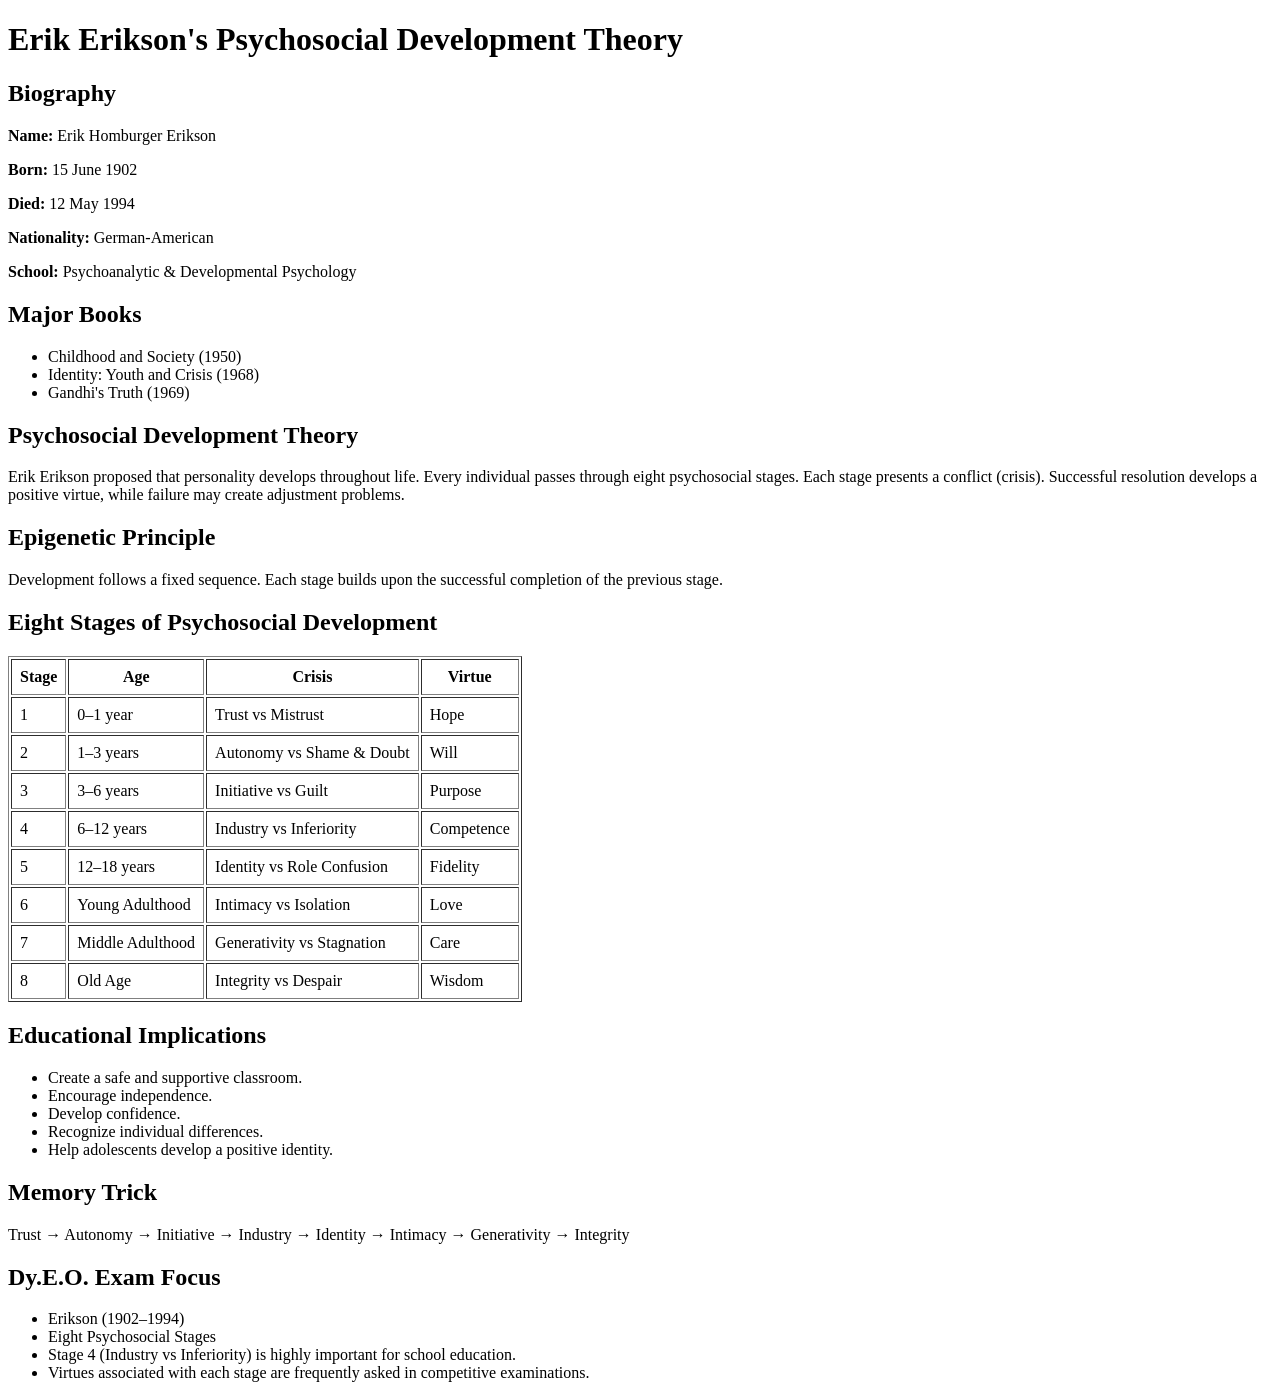
<file: books/psychology/chapter-01/eriksons-psychosocial-theory.html>
<!DOCTYPE html>
<html lang="en">

<head>
<meta charset="UTF-8">
<meta name="viewport" content="width=device-width, initial-scale=1.0">
<title>Erik Erikson's Psychosocial Development Theory | SHAGA NOTES</title>
</head>

<body>

<h1>Erik Erikson's Psychosocial Development Theory</h1>

<h2>Biography</h2>

<p><strong>Name:</strong> Erik Homburger Erikson</p>
<p><strong>Born:</strong> 15 June 1902</p>
<p><strong>Died:</strong> 12 May 1994</p>
<p><strong>Nationality:</strong> German-American</p>
<p><strong>School:</strong> Psychoanalytic & Developmental Psychology</p>

<h2>Major Books</h2>

<ul>
<li>Childhood and Society (1950)</li>
<li>Identity: Youth and Crisis (1968)</li>
<li>Gandhi's Truth (1969)</li>
</ul>

<h2>Psychosocial Development Theory</h2>

<p>
Erik Erikson proposed that personality develops throughout life. Every individual passes through eight psychosocial stages. Each stage presents a conflict (crisis). Successful resolution develops a positive virtue, while failure may create adjustment problems.
</p>

<h2>Epigenetic Principle</h2>

<p>
Development follows a fixed sequence. Each stage builds upon the successful completion of the previous stage.
</p>

<h2>Eight Stages of Psychosocial Development</h2>

<table border="1" cellpadding="8">

<tr>
<th>Stage</th>
<th>Age</th>
<th>Crisis</th>
<th>Virtue</th>
</tr>

<tr>
<td>1</td>
<td>0–1 year</td>
<td>Trust vs Mistrust</td>
<td>Hope</td>
</tr>

<tr>
<td>2</td>
<td>1–3 years</td>
<td>Autonomy vs Shame & Doubt</td>
<td>Will</td>
</tr>

<tr>
<td>3</td>
<td>3–6 years</td>
<td>Initiative vs Guilt</td>
<td>Purpose</td>
</tr>

<tr>
<td>4</td>
<td>6–12 years</td>
<td>Industry vs Inferiority</td>
<td>Competence</td>
</tr>

<tr>
<td>5</td>
<td>12–18 years</td>
<td>Identity vs Role Confusion</td>
<td>Fidelity</td>
</tr>

<tr>
<td>6</td>
<td>Young Adulthood</td>
<td>Intimacy vs Isolation</td>
<td>Love</td>
</tr>

<tr>
<td>7</td>
<td>Middle Adulthood</td>
<td>Generativity vs Stagnation</td>
<td>Care</td>
</tr>

<tr>
<td>8</td>
<td>Old Age</td>
<td>Integrity vs Despair</td>
<td>Wisdom</td>
</tr>

</table>

<h2>Educational Implications</h2>

<ul>
<li>Create a safe and supportive classroom.</li>
<li>Encourage independence.</li>
<li>Develop confidence.</li>
<li>Recognize individual differences.</li>
<li>Help adolescents develop a positive identity.</li>
</ul>

<h2>Memory Trick</h2>

<p>
Trust → Autonomy → Initiative → Industry → Identity → Intimacy → Generativity → Integrity
</p>

<h2>Dy.E.O. Exam Focus</h2>

<ul>
<li>Erikson (1902–1994)</li>
<li>Eight Psychosocial Stages</li>
<li>Stage 4 (Industry vs Inferiority) is highly important for school education.</li>
<li>Virtues associated with each stage are frequently asked in competitive examinations.</li>
</ul>

</body>
</html>
</file>
<file: assets/css/variables.css>
:root{

--primary:#0F4C81;
--secondary:#00B894;

--background:#F8FAFC;
--card:#FFFFFF;

--text:#1F2937;

--border:#E5E7EB;

--shadow:0 10px 25px rgba(0,0,0,.08);

}

body.dark{

--background:#121212;

--card:#1E1E1E;

--text:#F5F5F5;

--border:#333;

--shadow:0 10px 25px rgba(0,0,0,.45);

}
</file>
<file: assets/css/base.css>
*{
margin:0;
padding:0;
box-sizing:border-box;
}

html{
scroll-behavior:smooth;
}

body{

font-family:'Inter',sans-serif;

background:var(--background);

color:var(--text);

transition:.35s;

line-height:1.6;

}

a{
text-decoration:none;
color:inherit;
}

ul{
list-style:none;
}

img{
max-width:100%;
display:block;
}

button{

cursor:pointer;

font-family:inherit;

}
</file>
<file: assets/css/layout.css>
.container{

width:min(1200px,92%);

margin:auto;

}

.site-header{

background : var(--card);

box-shadow:0 2px 12px rgba(0,0,0,.08);

position:sticky;

top:0;

z-index:100;

}

.site-header .container{

display:flex;

justify-content:space-between;

align-items:center;

padding:20px 0;

}

.logo h1{

color:#0F4C81;

font-size:2rem;

margin-bottom:4px;

}

.logo p{

font-size:.9rem;

color:#666;

}

nav ul{

display:flex;

gap:30px;

list-style:none;

}

nav a{

text-decoration:none;

color:#333;

font-weight:600;

transition:.3s;

}

nav a:hover{

color:#0F4C81;

}

.hero{

text-align:center;

padding:100px 20px;

}

.hero h2{

font-size:3.2rem;

color:#0F4C81;

margin-bottom:20px;

}

.hero p{

max-width:700px;

margin:auto;

font-size:1.2rem;

margin-bottom:40px;

}

.btn{

display:inline-block;

padding:15px 35px;

background:#0F4C81;

color:white;

text-decoration:none;

border-radius:40px;

font-weight:bold;

transition:.3s;

}

.btn:hover{

background:#08345a;

}

footer{

margin-top:80px;

padding:30px;

text-align:center;

background:var(--card);

}/* ==========================================
   FEATURED HANDBOOKS
========================================== */

.handbooks{

    padding:90px 0;

    background:#f8fafc;

}

.handbooks h2{

    text-align:center;

    font-size:2.6rem;

    color:#0F4C81;

    margin-bottom:10px;

}

.section-subtitle{

    text-align:center;

    color:#666;

    margin-bottom:60px;

    font-size:1.1rem;

}

.handbook-grid{

    display:grid;

    grid-template-columns:repeat(auto-fit,minmax(300px,1fr));

    gap:30px;

}

.book-card{

    background:var(--card);

    color:var(--text);

    border-radius:18px;

    padding:35px;

    text-decoration:none;

    color:#222;

    box-shadow:0 10px 25px rgba(0,0,0,.08);

    transition:.35s;

    border-top:5px solid #0F4C81;

}

.book-card:hover{

    transform:translateY(-10px);

    box-shadow:0 18px 40px rgba(0,0,0,.15);

}

.book-card .icon{

    font-size:2.8rem;

    display:block;

    margin-bottom:20px;

}

.book-card h3{

    color:#0F4C81;

    margin-bottom:15px;

    font-size:1.35rem;

}

.book-card p{

    color:#666;

    line-height:1.7;

}

/* ==========================================
   WHY SHAGA NOTES
========================================== */

.features{

    padding:90px 0;

    background:var(--card);

}

.feature-grid{

    display:grid;

    grid-template-columns:repeat(auto-fit,minmax(250px,1fr));

    gap:30px;

    margin-top:50px;

}

.feature-card{

    text-align:center;

    padding:35px;

    border-radius:18px;

    background:var(--background);

    box-shadow:0 10px 25px rgba(0,0,0,.08);

    transition:.35s;

}

.feature-card:hover{

    transform:translateY(-8px);

    box-shadow:0 18px 40px rgba(0,0,0,.15);

}

.feature-icon{

    font-size:3rem;

    margin-bottom:20px;

}

.feature-card h3{

    color:#0F4C81;

    margin-bottom:15px;

}

.feature-card p{

    color:#666;

    line-height:1.7;

}

/* ===========================
   NAV ACTIONS
=========================== */

.navbar{

display:flex;

align-items:center;

gap:25px;

}

.nav-actions{

display:flex;

align-items:center;

gap:12px;

}

#searchBox{

padding:10px 16px;

border-radius:30px;

border:1px solid #ddd;

width:240px;

font-size:15px;

outline:none;

transition:.3s;

}

#searchBox:focus{

border-color:#0F4C81;

}

#themeToggle{

width:42px;

height:42px;

border:none;

border-radius:50%;

background:#0F4C81;

color:white;

cursor:pointer;

font-size:18px;

transition:.3s;

}

#themeToggle:hover{

transform:rotate(20deg);

}
</file>
<file: assets/css/components.css>
.card h3{

margin:20px 0;

color:var(--primary);

}

.card p{

color:#666;

}
</file>
<file: assets/css/responsive.css>
@media(max-width:768px){

.navbar{

flex-direction:column;

gap:20px;

}

.nav-links{

flex-direction:column;

text-align:center;

}

.hero h1{

font-size:40px;

}

}
/* Why SHAGA NOTES */

@media(max-width:768px){

.feature-grid{

grid-template-columns:1fr;

}

}

.nav-actions{

justify-content:center;

margin-top:15px;

}

#searchBox{

width:180px;

}
</file>
<file: assets/css/constitution.css>
/* ==========================================
   SHAGA NOTES - CONSTITUTION HANDBOOK
========================================== */

/* Main chapter container */

.chapter-container{

max-width:1100px;

margin:40px auto;

padding:0 20px;

}

/* Chapter Hero */

.chapter-hero{

background:linear-gradient(135deg,#0F4C81,#1d6fb8);

color:#fff;

padding:50px;

border-radius:20px;

margin-bottom:40px;

box-shadow:0 12px 30px rgba(0,0,0,.15);

}

.chapter-hero .part{

font-size:.9rem;

letter-spacing:2px;

text-transform:uppercase;

opacity:.9;

margin-bottom:10px;

}

.chapter-hero h1{

font-size:3rem;

margin:10px 0;

}

.chapter-hero p{

font-size:1.1rem;

opacity:.95;

margin-top:15px;

}

/* Info Cards */

.chapter-info{

display:grid;

grid-template-columns:repeat(auto-fit,minmax(220px,1fr));

gap:20px;

margin:35px 0;

}

.info-card{

background:#fff;

border-radius:16px;

padding:20px;

box-shadow:0 8px 20px rgba(0,0,0,.08);

border-left:5px solid #0F4C81;

}

.info-card h4{

color:#0F4C81;

margin-bottom:10px;

}

/* Generic Sections */

.chapter-section{

background:#fff;

padding:35px;

margin:35px 0;

border-radius:18px;

box-shadow:0 8px 20px rgba(0,0,0,.06);

}

.chapter-section h2{

color:#0F4C81;

margin-bottom:20px;

padding-bottom:10px;

border-bottom:3px solid #0F4C81;

}

/* Tables */

.chapter-table{

width:100%;

border-collapse:collapse;

margin-top:20px;

}

.chapter-table th{

background:#0F4C81;

color:#fff;

padding:12px;

}

.chapter-table td{

padding:12px;

border:1px solid #ddd;

}

.chapter-table tr:nth-child(even){

background:#f7f9fc;

}

/* Special Boxes */

.exam-alert,

.dyeo-focus,

.memory-box,

.did-you-know,

.common-mistake{

padding:20px;

border-radius:15px;

margin:25px 0;

}

.exam-alert{

background:#fff4d8;

border-left:6px solid #f4b400;

}

.dyeo-focus{

background:#e8f3ff;

border-left:6px solid #0F4C81;

}

.memory-box{

background:#eafaf1;

border-left:6px solid #2e7d32;

}

.did-you-know{

background:#f5f0ff;

border-left:6px solid #7b1fa2;

}

.common-mistake{

background:#ffecec;

border-left:6px solid #d32f2f;

}

/* Navigation */

.chapter-navigation{

display:flex;

justify-content:space-between;

margin:50px 0;

gap:15px;

flex-wrap:wrap;

}

.chapter-navigation a{

background:#0F4C81;

color:white;

padding:14px 24px;

border-radius:10px;

text-decoration:none;

font-weight:600;

transition:.3s;

}

.chapter-navigation a:hover{

background:#08345a;

}

/* Print */

@media print{

.site-header,

footer,

.chapter-navigation{

display:none;

}

.chapter-section{

box-shadow:none;

margin:15px 0;

}

}
</file>
